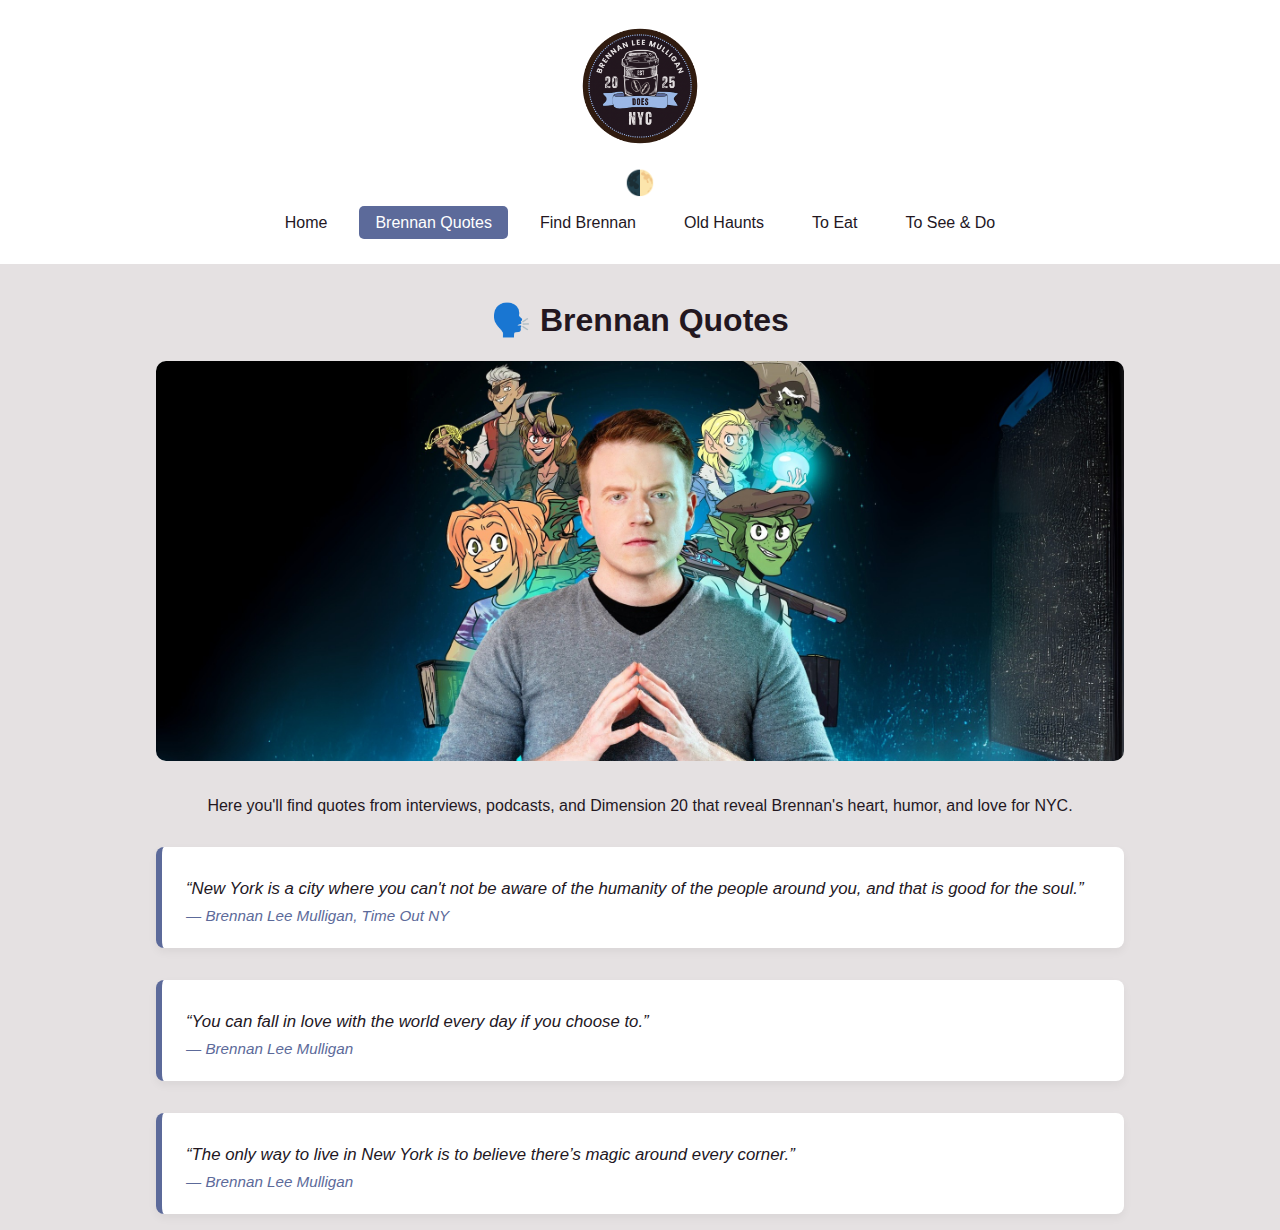
<file: brennan-quotes.html>
<!DOCTYPE html>
<html lang="en">
<head>
  <meta charset="UTF-8" />
  <meta name="viewport" content="width=device-width, initial-scale=1.0" />
  <title>Brennan Quotes | The Brennan Inspired Guide To NYC</title>
  <meta name="description" content="A curated collection of inspiring, funny, and heartfelt quotes by Brennan Lee Mulligan about NYC and life." />
  <link rel="stylesheet" href="styles.css" />
</head>
<body>
  <header class="site-header">
    <a href="index.html">
      <img src="images/brennan-nyc-logo.png" alt="Brennan’s Guide to NYC logo" class="site-logo" />
    </a>

    <button id="mode-toggle" aria-label="Toggle light/dark mode">🌓</button>

    <nav class="site-nav" aria-label="Main navigation">
      <button class="nav-toggle" aria-controls="nav-list" aria-expanded="false">☰ Menu</button>
      <ul class="nav-list" id="nav-list">
        <li><a href="index.html">Home</a></li>
        <li><a href="brennan-quotes.html" class="active">Brennan Quotes</a></li>
        <li><a href="find-brennan.html">Find Brennan</a></li>
        <li><a href="old-haunts.html">Old Haunts</a></li>
        <li><a href="to-eat.html">To Eat</a></li>
        <li><a href="to-see-and-do.html">To See & Do</a></li>
      </ul>
    </nav>
  </header>

  <main class="wrapper">
    <h1>🗣️ Brennan Quotes</h1>

    <img src="images/brennan-quotes-img.svg" alt="Brennan Lee Mulligan quoting passionately" class="page-banner" />

    <p>Here you'll find quotes from interviews, podcasts, and Dimension 20 that reveal Brennan's heart, humor, and love for NYC.</p>

    <section class="quote-section">
      <div class="quote-card">
        <blockquote>
          “New York is a city where you can't not be aware of the humanity of the people around you, and that is good for the soul.”
        </blockquote>
        <cite>— Brennan Lee Mulligan, Time Out NY</cite>
      </div>

      <div class="quote-card">
        <blockquote>
          “You can fall in love with the world every day if you choose to.”
        </blockquote>
        <cite>— Brennan Lee Mulligan</cite>
      </div>

      <div class="quote-card">
        <blockquote>
          “The only way to live in New York is to believe there’s magic around every corner.”
        </blockquote>
        <cite>— Brennan Lee Mulligan</cite>
      </div>
    </section>
  </main>

  <script>
    const toggle = document.querySelector('.nav-toggle');
    const navList = document.getElementById('nav-list');
    toggle.addEventListener('click', () => {
      const expanded = toggle.getAttribute('aria-expanded') === 'true';
      toggle.setAttribute('aria-expanded', !expanded);
      navList.classList.toggle('open');
    });

    const links = document.querySelectorAll('.nav-list a');
    const currentUrl = window.location.href;
    links.forEach(link => {
      if (currentUrl.includes(link.getAttribute('href'))) {
        link.classList.add('active');
      }
    });
  </script>

  <!-- Theme toggle script -->
  <script src="js/theme-toggle.js"></script>
</body>
</html>
</file>
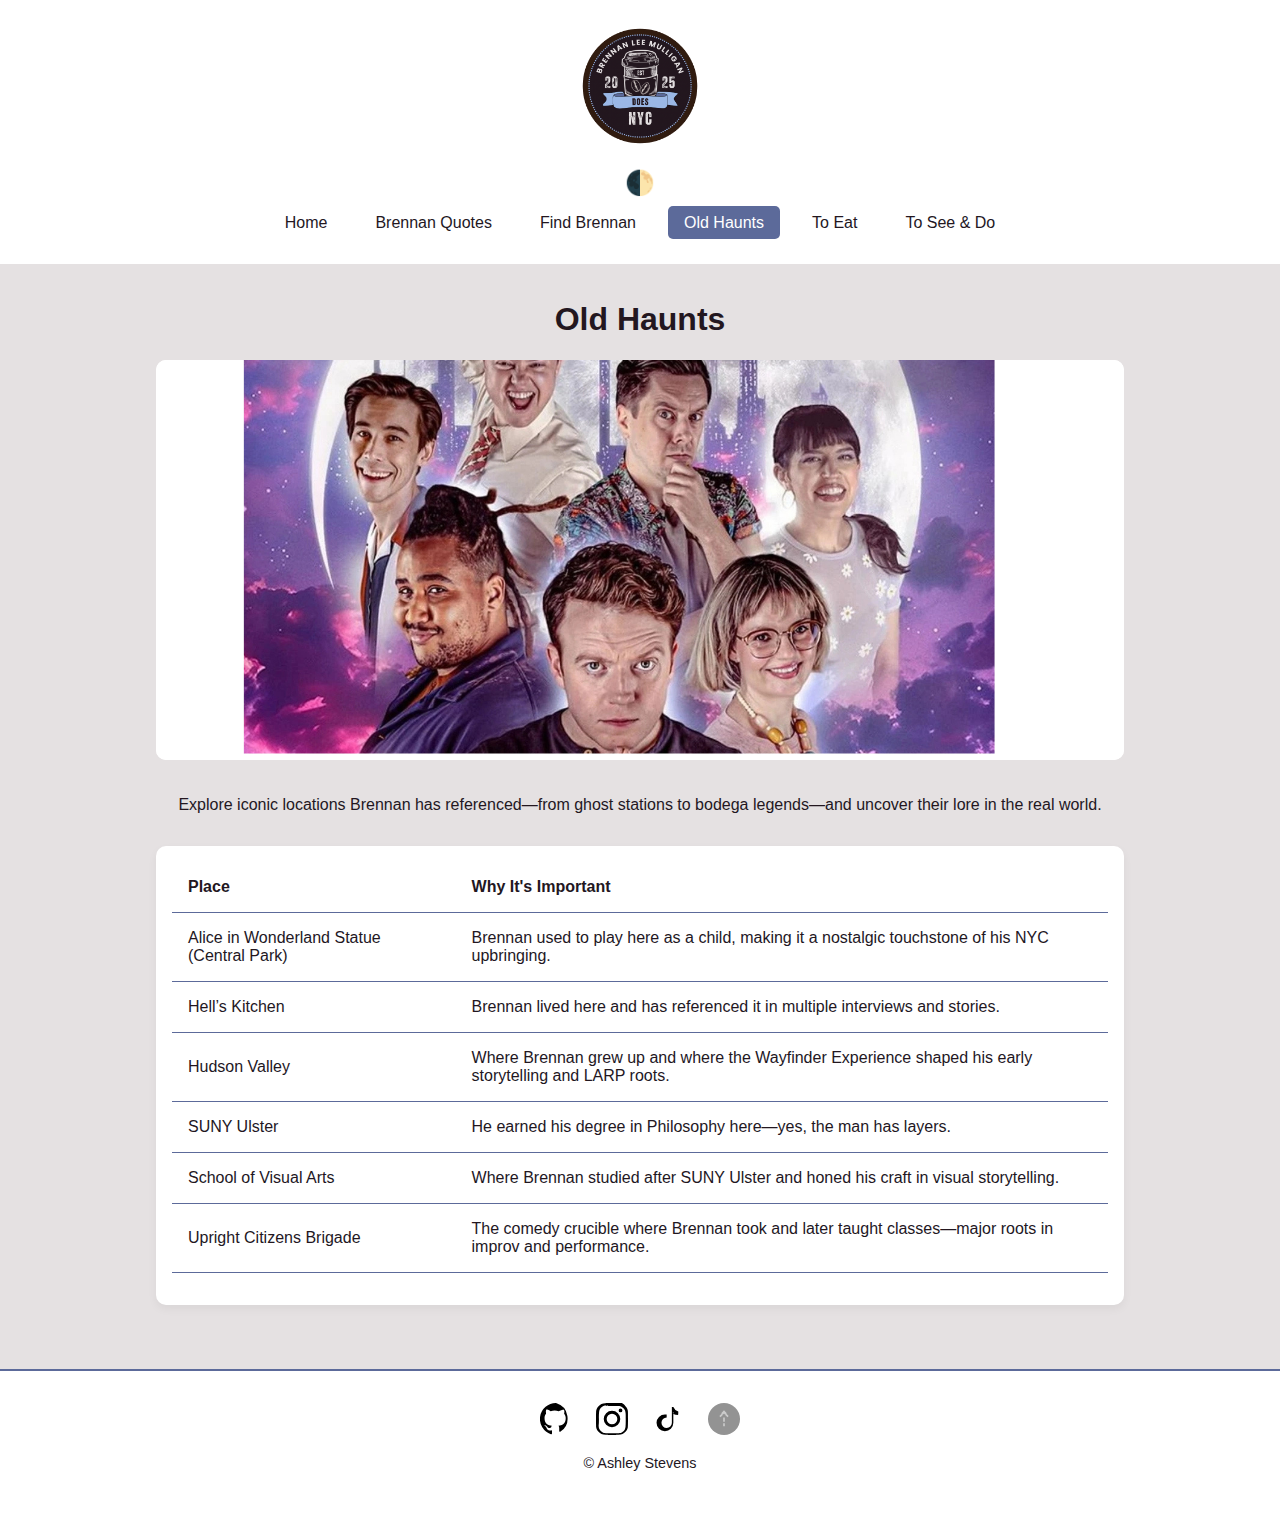
<file: old-haunts.html>
<!DOCTYPE html>
<html lang="en">
<head>
  <meta charset="UTF-8" />
  <meta name="viewport" content="width=device-width, initial-scale=1.0" />
  <title>Old Haunts | The Brennan Inspired Guide To NYC</title>
  <link rel="stylesheet" href="styles.css" />
</head>
<body>
  <header class="site-header">
    <a href="index.html">
      <img src="images/brennan-nyc-logo.png" alt="Brennan’s Guide to NYC logo" class="site-logo" />
    </a>

    <button id="mode-toggle" aria-label="Toggle light/dark mode" aria-pressed="false">🌓</button>

    <nav class="site-nav" aria-label="Main navigation">
      <button class="nav-toggle" aria-controls="nav-list" aria-expanded="false">☰ Menu</button>
      <ul class="nav-list" id="nav-list">
        <li><a href="index.html">Home</a></li>
        <li><a href="brennan-quotes.html">Brennan Quotes</a></li>
        <li><a href="find-brennan.html">Find Brennan</a></li>
        <li><a href="old-haunts.html" class="active">Old Haunts</a></li>
        <li><a href="to-eat.html">To Eat</a></li>
        <li><a href="to-see-and-do.html">To See & Do</a></li>
      </ul>
    </nav>
  </header>

 <main class="wrapper">
  <h1>Old Haunts</h1>

  <img src="images/brennan-old-haunts-img.svg" alt="Stylized illustration of NYC ghost station and lore" class="page-banner" />

  <p>Explore iconic locations Brennan has referenced—from ghost stations to bodega legends—and uncover their lore in the real world.</p>

  <div class="table-wrapper">
    <table>
      <thead>
        <tr>
          <th scope="col">Place</th>
          <th scope="col">Why It's Important</th>
        </tr>
      </thead>
      <tbody>
        <tr>
          <td data-label="Place">Alice in Wonderland Statue (Central Park)</td>
          <td data-label="Why It's Important">Brennan used to play here as a child, making it a nostalgic touchstone of his NYC upbringing.</td>
        </tr>
        <tr>
          <td data-label="Place">Hell’s Kitchen</td>
          <td data-label="Why It's Important">Brennan lived here and has referenced it in multiple interviews and stories.</td>
        </tr>
        <tr>
          <td data-label="Place">Hudson Valley</td>
          <td data-label="Why It's Important">Where Brennan grew up and where the Wayfinder Experience shaped his early storytelling and LARP roots.</td>
        </tr>
        <tr>
          <td data-label="Place">SUNY Ulster</td>
          <td data-label="Why It's Important">He earned his degree in Philosophy here—yes, the man has layers.</td>
        </tr>
        <tr>
          <td data-label="Place">School of Visual Arts</td>
          <td data-label="Why It's Important">Where Brennan studied after SUNY Ulster and honed his craft in visual storytelling.</td>
        </tr>
        <tr>
          <td data-label="Place">Upright Citizens Brigade</td>
          <td data-label="Why It's Important">The comedy crucible where Brennan took and later taught classes—major roots in improv and performance.</td>
        </tr>
      </tbody>
    </table>
  </div>
  </main>

  <script>
    const toggle = document.querySelector('.nav-toggle');
    const navList = document.getElementById('nav-list');
    toggle.addEventListener('click', () => {
      const expanded = toggle.getAttribute('aria-expanded') === 'true';
      toggle.setAttribute('aria-expanded', !expanded);
      navList.classList.toggle('open');
    });

    const links = document.querySelectorAll('.nav-list a');
    const currentUrl = window.location.href;
    links.forEach(link => {
      if (currentUrl.includes(link.getAttribute('href'))) {
        link.classList.add('active');
      }
    });
  </script>

  <script src="js/theme-toggle.js" defer></script>

<!--Footer Section-->
<footer class="site-footer" aria-label="Site footer with social links">
  <div class="footer-icons">
    <a href="https://github.com/astevens129" target="_blank" rel="noopener" aria-label="GitHub Profile">
      <img src="images/icon-github.svg" alt="GitHub" />
    </a>
    <a href="https://www.instagram.com/lo_ki_deadinside" target="_blank" rel="noopener" aria-label="Instagram Profile">
      <img src="images/icon-instagram.svg" alt="Instagram" />
    </a>
    <a href="https://www.tiktok.com/@lo_ki_deadinside" target="_blank" rel="noopener" aria-label="TikTok Profile">
      <img src="images/icon-tiktok.svg" alt="TikTok" />
    </a>
    <a href="https://linktr.ee/lo_ki_deadinside" target="_blank" rel="noopener" aria-label="Linktree Profile">
      <img src="images/linktree.svg" alt="Linktree" />
    </a>
  </div>
  <p class="footer-credit">&copy; Ashley Stevens</p>
</footer>


</body>
</html>
</file>
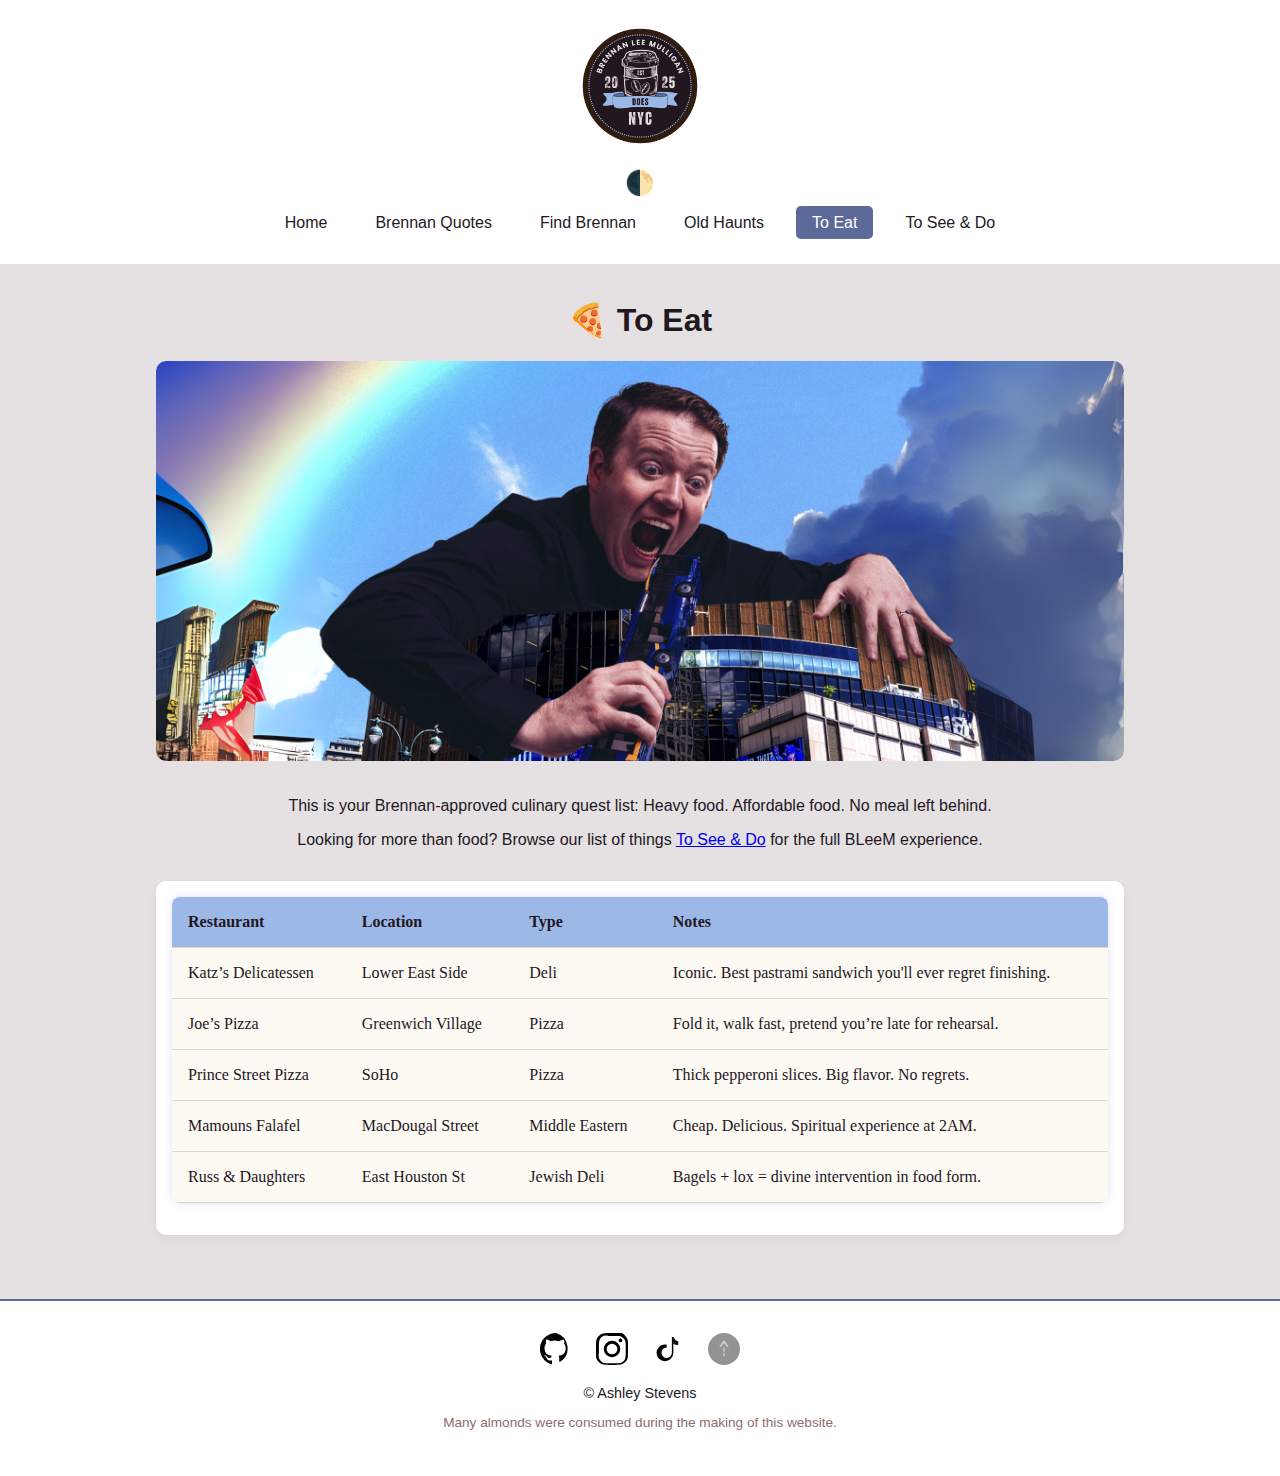
<file: to-eat.html>
<!DOCTYPE html>
<html lang="en">
<head>
  <meta charset="UTF-8" />
  <meta name="viewport" content="width=device-width, initial-scale=1.0" />
  <title>To Eat | A Brennan Inspired Guide To NYC</title>
  <meta name="description" content="Explore Brennan Lee Mulligan-approved food spots across NYC. From heavy eats to affordable gems, this list leaves no meal behind." />
  <link rel="stylesheet" href="styles.css" />
</head>
<body>
  <header class="site-header">
    <a href="index.html">
      <img src="images/brennan-nyc-logo.png" alt="Brennan’s Guide to NYC logo" class="site-logo" />
    </a>

    <!-- 🌓 Light/Dark Mode Toggle -->
    <button id="mode-toggle" aria-label="Toggle light/dark mode" aria-pressed="false">🌓</button>

    <nav class="site-nav" aria-label="Main navigation">
      <button class="nav-toggle" aria-controls="nav-list" aria-expanded="false">☰ Menu</button>
      <ul class="nav-list" id="nav-list">
        <li><a href="index.html">Home</a></li>
        <li><a href="brennan-quotes.html">Brennan Quotes</a></li>
        <li><a href="find-brennan.html">Find Brennan</a></li>
        <li><a href="old-haunts.html">Old Haunts</a></li>
        <li><a href="to-eat.html" class="active">To Eat</a></li>
        <li><a href="to-see-and-do.html">To See & Do</a></li>
      </ul>
    </nav>
  </header>

  <main class="wrapper">
    <h1>🍕 To Eat</h1>
    <img src="images/brennan-to-eat-img.svg" alt="Brennan Lee Mulligan as a giant playfully holding a bus over New York City with a rainbow in the sky" class="page-banner" />

    <p>This is your Brennan-approved culinary quest list: Heavy food. Affordable food. No meal left behind.</p>
    <p>Looking for more than food? Browse our list of things <a href='to-see-and-do.html'>To See & Do</a> for the full BLeeM experience.</p>

    <div class="table-wrapper">
      <table class="responsive-table">
        <thead>
          <tr>
            <th>Restaurant</th>
            <th>Location</th>
            <th>Type</th>
            <th>Notes</th>
          </tr>
        </thead>
        <tbody>
          <tr>
            <td>Katz’s Delicatessen</td>
            <td>Lower East Side</td>
            <td>Deli</td>
            <td>Iconic. Best pastrami sandwich you'll ever regret finishing.</td>
          </tr>
          <tr>
            <td>Joe’s Pizza</td>
            <td>Greenwich Village</td>
            <td>Pizza</td>
            <td>Fold it, walk fast, pretend you’re late for rehearsal.</td>
          </tr>
          <tr>
            <td>Prince Street Pizza</td>
            <td>SoHo</td>
            <td>Pizza</td>
            <td>Thick pepperoni slices. Big flavor. No regrets.</td>
          </tr>
          <tr>
            <td>Mamouns Falafel</td>
            <td>MacDougal Street</td>
            <td>Middle Eastern</td>
            <td>Cheap. Delicious. Spiritual experience at 2AM.</td>
          </tr>
          <tr>
            <td>Russ & Daughters</td>
            <td>East Houston St</td>
            <td>Jewish Deli</td>
            <td>Bagels + lox = divine intervention in food form.</td>
          </tr>
        </tbody>
      </table>
    </div>
  </main>

  <!-- Menu Toggle Script -->
  <script>
    const toggle = document.querySelector('.nav-toggle');
    const navList = document.getElementById('nav-list');
    toggle.addEventListener('click', () => {
      const expanded = toggle.getAttribute('aria-expanded') === 'true';
      toggle.setAttribute('aria-expanded', !expanded);
      navList.classList.toggle('open');
    });

    const links = document.querySelectorAll('.nav-list a');
    const currentUrl = window.location.href;
    links.forEach(link => {
      if (currentUrl.includes(link.getAttribute('href'))) {
        link.classList.add('active');
      }
    });
  </script>

  <!-- Theme Toggle Script -->
  <script src="js/theme-toggle.js" defer></script>

<!--Footer Section-->
 <footer class="site-footer" aria-label="Site footer with social links">
  <div class="footer-icons">
    <a href="https://github.com/astevens129" target="_blank" rel="noopener" aria-label="GitHub Profile">
      <img src="images/icon-github.svg" alt="GitHub" />
    </a>
    <a href="https://www.instagram.com/lo_ki_deadinside" target="_blank" rel="noopener" aria-label="Instagram Profile">
      <img src="images/icon-instagram.svg" alt="Instagram" />
    </a>
    <a href="https://www.tiktok.com/@lo_ki_deadinside" target="_blank" rel="noopener" aria-label="TikTok Profile">
      <img src="images/icon-tiktok.svg" alt="TikTok" />
    </a>
    <a href="https://linktr.ee/lo_ki_deadinside" target="_blank" rel="noopener" aria-label="Linktree Profile">
      <img src="images/linktree.svg" alt="Linktree" />
    </a>
  </div>
  <p class="footer-credit">&copy; Ashley Stevens</p>
  <p class="footer-note">Many almonds were consumed during the making of this website.</p>
</footer>
  
</body>
</html>
</file>
<file: styles.css>
/* === Global Reset and Box Sizing === */
*, *::before, *::after {
  box-sizing: border-box;
}

.skip-link {
  position: absolute;
  top: -40px;
  left: 0;
  background: var(--accent);
  color: white;
  padding: 0.5rem 1rem;
  z-index: 1000;
  transition: top 0.3s;
  text-decoration: none;
  font-weight: bold;
}

.skip-link:focus {
  top: 0;
}

/* === Theme Variables === */
:root {
  --bg-color: #E5E1E2;
  --text-color: #23171F;
  --link-bg: #FFFFFF;
  --link-color: #23171F;
  --accent: #5C6A9A;
  --hover-accent: #8d6d6e;
  --card-bg: #ffffff;
  --d20-icon: url('images/icon-d20-light.png');
}

body.dark-mode {
  --bg-color: #1E1E1E;
  --text-color: #F5F5F5;
  --link-bg: #333;
  --link-color: #F5F5F5;
  --accent: #9bb8e7;
  --hover-accent: #8d6d6e;
  --card-bg: #2A2A2A;
  --d20-icon: url('images/icon-d20-dark.png');
}

/* === Base Styles === */
body {
  font-family: Arial, sans-serif;
  background-color: var(--bg-color);
  color: var(--text-color);
  margin: 0;
  padding: 0;
}

.site-header {
  display: flex;
  flex-direction: column;
  align-items: center;
  padding: 1rem;
  background-color: var(--card-bg);
}

.site-logo {
  max-width: 140px;
  height: auto;
}

#mode-toggle {
  background: none;
  border: none;
  font-size: 1.5rem;
  margin-top: 0.5rem;
  cursor: pointer;
  transition: transform 0.2s ease;
  color: var(--text-color);
}

#mode-toggle:hover,
#mode-toggle:focus {
  transform: scale(1.1);
}

.nav-list {
  list-style: none;
  display: flex;
  flex-wrap: wrap;
  justify-content: center;
  gap: 1rem;
  padding: 0;
  margin: 1rem 0;
}

.nav-list a {
  text-decoration: none;
  color: var(--link-color);
  background: var(--link-bg);
  padding: 0.5rem 1rem;
  border-radius: 5px;
  transition: background 0.3s ease, color 0.3s ease;
}

.nav-list a:hover,
.nav-list a:focus,
.nav-list a.active {
  background: var(--accent);
  color: white;
}

.nav-list a:focus-visible {
  outline: 3px dashed var(--accent);
  outline-offset: 4px;
}

.nav-toggle {
  display: none;
}

.wrapper {
  max-width: 1000px;
  margin: auto;
  padding: 1rem;
  text-align: center;
}

.page-banner {
  width: 100%;
  max-height: 400px;
  object-fit: cover;
  border-radius: 10px;
  margin-bottom: 1rem;
}

/* === D20 List Styling (Unified) === */
ul.styled-list,
ol.styled-list,
.brennan-links ul {
  list-style: none;
  padding-left: 0;
  margin-top: 1rem;
}

ul.styled-list li,
ol.styled-list li,
.brennan-links li {
  position: relative;
  padding-left: 2.2rem;
  margin-bottom: 1rem;
  line-height: 1.6;
}

ul.styled-list li::before,
ol.styled-list:not(.collapsible-ol) li::before,
.brennan-links li::before {
  content: "";
  position: absolute;
  top: 50%;
  left: 0;
  transform: translateY(-50%);
  width: 1.4rem;
  height: 1.4rem;
  background-image: var(--d20-icon);
  background-size: contain;
  background-repeat: no-repeat;
  background-position: center;
  aspect-ratio: 1 / 1;
}

.brennan-links a {
  color: var(--accent);
  font-weight: bold;
  text-decoration: underline;
}

.brennan-links a:hover,
.brennan-links a:focus {
  color: var(--hover-accent);
  background-color: rgba(0,0,0,0.04);
  padding: 0.2rem 0.3rem;
  border-radius: 4px;
}

/* === Collapsible Ordered List Styling === */
.collapsible-ol {
  list-style: none;
  padding-left: 0;
  margin-top: 1rem;
}

.collapsible-ol li {
  margin-bottom: 1.5rem;
  padding-left: 0;
  position: relative;
}

.collapsible-toggle {
  background-color: var(--accent);
  color: white;
  border: none;
  padding: 0.75rem 1rem;
  width: 100%;
  text-align: left;
  font-weight: bold;
  font-size: 1rem;
  border-radius: 6px;
  cursor: pointer;
  display: block;
}

.collapsible-toggle:hover,
.collapsible-toggle:focus {
  background-color: var(--hover-accent);
  outline: none;
}

  .collapsible-toggle:focus-visible {
  outline: 3px dashed var(--accent);
  outline-offset: 4px;
}

.collapsible-content {
  background-color: var(--card-bg);
  border-left: 4px solid var(--accent);
  margin-top: 0.5rem;
  padding: 1rem;
  border-radius: 6px;
  font-size: 0.95rem;
}

.collapsible-content p,
.collapsible-content ul {
  margin-top: 0.5rem;
  margin-bottom: 0.5rem;
}

/* === Quote Sections === */
.quote-section {
  display: flex;
  flex-direction: column;
  gap: 2rem;
  margin-top: 2rem;
}

.quote-card {
  background-color: var(--card-bg);
  border-left: 6px solid var(--accent);
  padding: 1.5rem;
  border-radius: 8px;
  box-shadow: 0 4px 10px rgba(0, 0, 0, 0.05);
  text-align: left;
}

.quote-card blockquote {
  margin: 0.5rem 0 0 0;
  font-size: 1.05rem;
  font-style: italic;
  color: var(--text-color);
}

.quote-card cite {
  display: block;
  font-size: 0.95rem;
  color: var(--accent);
  margin-top: 0.5rem;
}

/* === Table Styling === */
.table-wrapper {
  margin-top: 2rem;
  background-color: var(--card-bg);
  padding: 1rem;
  border-radius: 10px;
  box-shadow: 0 4px 10px rgba(0, 0, 0, 0.05);
  overflow-x: auto;
}

table {
  width: 100%;
  border-collapse: collapse;
  margin-bottom: 1rem;
}

caption {
  font-weight: bold;
  margin-bottom: 0.75rem;
  font-size: 1.1rem;
  color: var(--accent);
  text-align: left;
}

th, td {
  text-align: left;
  padding: 1rem;
  border-bottom: 1px solid var(--accent);
}

td a {
  color: var(--accent);
  text-decoration: underline;
  font-weight: bold;
}

td a:hover,
td a:focus {
  color: var(--hover-accent);
  background-color: rgba(0, 0, 0, 0.04);
  padding: 0.1rem 0.25rem;
  border-radius: 4px;
  outline: none;
}

/* === Form and Aside Layout === */
.form-and-aside {
  display: flex;
  gap: 2rem;
  margin-top: 2rem;
  align-items: flex-start;
  flex-wrap: wrap;
}

.feedback-form-section {
  flex: 2;
}

.form-card {
  background-color: var(--card-bg);
  padding: 2rem;
  border-radius: 10px;
  box-shadow: 0 2px 8px rgba(0,0,0,0.1);
  text-align: left;
}

.form-card label {
  display: block;
  margin-top: 1rem;
  font-weight: bold;
}

.form-card input,
.form-card textarea {
  width: 100%;
  padding: 0.75rem;
  margin-top: 0.5rem;
  border: 1px solid var(--accent);
  border-radius: 5px;
  font-size: 1rem;
  background-color: var(--link-bg);
  color: var(--text-color);
}

.form-card input:focus,
.form-card textarea:focus {
  outline: 3px dashed var(--accent);
  outline-offset: 3px;
  background-color: var(--link-bg);
}

.form-card button {
  margin-top: 1.5rem;
  background-color: var(--accent);
  color: white;
  border: none;
  padding: 0.75rem 1.5rem;
  font-size: 1rem;
  border-radius: 5px;
  cursor: pointer;
}

.form-card button:hover {
  background-color: var(--hover-accent);
}

/* === Footer === */
.site-footer {
  background-color: var(--card-bg);
  padding: 2rem 1rem;
  text-align: center;
  border-top: 2px solid var(--accent);
  margin-top: 3rem;
}

.footer-icons {
  display: flex;
  justify-content: center;
  gap: 1.5rem;
  margin-bottom: 1rem;
}

.footer-icons img {
  width: 32px;
  height: 32px;
  transition: transform 0.2s ease, filter 0.3s ease;
  filter: grayscale(100%) brightness(0.8);
}

.footer-icons img:hover,
.footer-icons img:focus {
  transform: scale(1.1);
  filter: grayscale(0%) brightness(1);
}

.footer-credit {
  font-size: 0.9rem;
  color: var(--text-color);
}

.footer-note {
  font-size: 0.85rem;
  margin-top: 0.5rem;
  color: var(--hover-accent);
}

.validator-badges {
  display: flex;
  justify-content: center;
  gap: 32px;
  padding: 20px 0;
  background: linear-gradient(to right, #1e1e2f, #2a2a3d);
  border-top: 1px dashed rgba(255, 255, 255, 0.2);
  border-bottom: 1px dashed rgba(255, 255, 255, 0.2);
  border-radius: 12px;
  margin-top: 20px;
  box-shadow: 0 0 10px rgba(100, 100, 255, 0.2);
}

.validator-stamp {
  text-align: center;
  font-family: "Georgia", "Palatino Linotype", serif;
  color: #e0e0ff;
}

.validator-stamp img {
  width: 88px;
  height: 31px;
  border-radius: 6px;
  box-shadow: 0 0 8px rgba(0, 255, 255, 0.4);
  transition: transform 0.3s ease, box-shadow 0.3s ease;
}

.validator-stamp img:hover {
  transform: scale(1.1) rotate(-2deg);
  box-shadow: 0 0 12px rgba(0, 255, 255, 0.8);
}

.badge-caption {
  font-size: 0.85rem;
  margin-top: 6px;
  color: #aaaaff;
  font-style: italic;
}

.badge-note {
  text-align: center;
  font-size: 0.95rem;
  color: #f0f0ff; /* Brighter, high-contrast soft white */
  margin-top: 8px;
  font-family: 'Courier New', Courier, monospace;
  letter-spacing: 0.5px;
  text-shadow: 0 0 2px #1e1e2f; /* optional glow for magic vibe */
}



/* === Responsive === */
@media (max-width: 768px) {
  .nav-toggle {
    display: block;
    margin-top: 0.5rem;
  }

  .nav-list {
    flex-direction: column;
    display: none;
  }

  .nav-list.open {
    display: flex;
  }

  .wrapper {
    padding: 0.5rem;
  }

  .form-and-aside {
    flex-direction: column;
  }
}

@media (max-width: 600px) {
  .footer-icons {
    gap: 1rem;
  }

  .footer-icons img {
    width: 28px;
    height: 28px;
  }
}

/* === Internal Link Suggestion Styling === */
.internal-link-suggestion {
  margin-top: 2rem;
  font-size: 1.05rem;
  background-color: var(--card-bg);
  padding: 1rem 1.5rem;
  border-left: 5px solid var(--accent);
  border-radius: 8px;
  box-shadow: 0 4px 8px rgba(0, 0, 0, 0.05);
  text-align: left;
}

.internal-link-suggestion a {
  color: var(--accent);
  font-weight: bold;
  text-decoration: underline;
}

.internal-link-suggestion a:hover,
.internal-link-suggestion a:focus {
  color: var(--hover-accent);
  background-color: rgba(0, 0, 0, 0.04);
  padding: 0.2rem 0.3rem;
  border-radius: 4px;
}

/* Responsive table for to eat page for mobile */
@media screen and (max-width: 768px) {
  .responsive-table {
    border: 0;
  }

  .responsive-table thead {
    display: none;
  }

  .responsive-table tr {
    display: block;
    margin-bottom: 1.5rem;
    border: 1px solid #ddd;
    border-radius: 8px;
    padding: 10px;
  }

  .responsive-table td {
    display: block;
    text-align: left;
    font-size: 0.95em;
    padding: 8px 0;
  }

  .responsive-table td::before {
    content: attr(data-label);
    font-weight: bold;
    display: block;
    color: #555;
    margin-bottom: 4px;
  }
} 

/* === Magical Brennan Table Styling === */

.responsive-table {
  width: 100%;
  border-collapse: collapse;
  background-color: #fdf9f3; /* parchment-like */
  color: #23171f;
  font-family: 'Georgia', serif;
  box-shadow: 0 0 8px rgba(123, 104, 238, 0.2);
  border-radius: 8px;
  overflow: hidden;
}

.responsive-table thead {
  background-color: #9bb8e7; /* magical blue */
  color: #23171f;
  font-weight: bold;
}

.responsive-table th,
.responsive-table td {
  padding: 1rem;
  text-align: left;
  border-bottom: 1px solid #dcd6cc;
}

.responsive-table td a {
  color: #5c6a9a;
  text-decoration: underline dotted;
}

.responsive-table tr:hover {
  background-color: #e5e1e2;
  transition: background-color 0.3s ease;
}

/* === Mobile Responsive Magical Table === */
@media screen and (max-width: 768px) {
  .responsive-table {
    border: 0;
  }

  .responsive-table thead {
    display: none;
  }

  .responsive-table tr {
    display: block;
    margin-bottom: 1.5rem;
    border: 2px dashed #8d6d6e;
    background: #fdf9f3;
    border-radius: 12px;
    box-shadow: 0 0 5px rgba(141, 109, 110, 0.2);
    padding: 1rem;
  }

  .responsive-table td {
    display: block;
    text-align: left;
    font-size: 0.95em;
    padding: 0.5rem 0;
  }

  .responsive-table td::before {
    content: attr(data-label);
    font-weight: bold;
    font-family: 'Palatino Linotype', 'Georgia', serif;
    color: #5c6a9a;
    display: block;
    margin-bottom: 0.25rem;
  }
}
</file>
